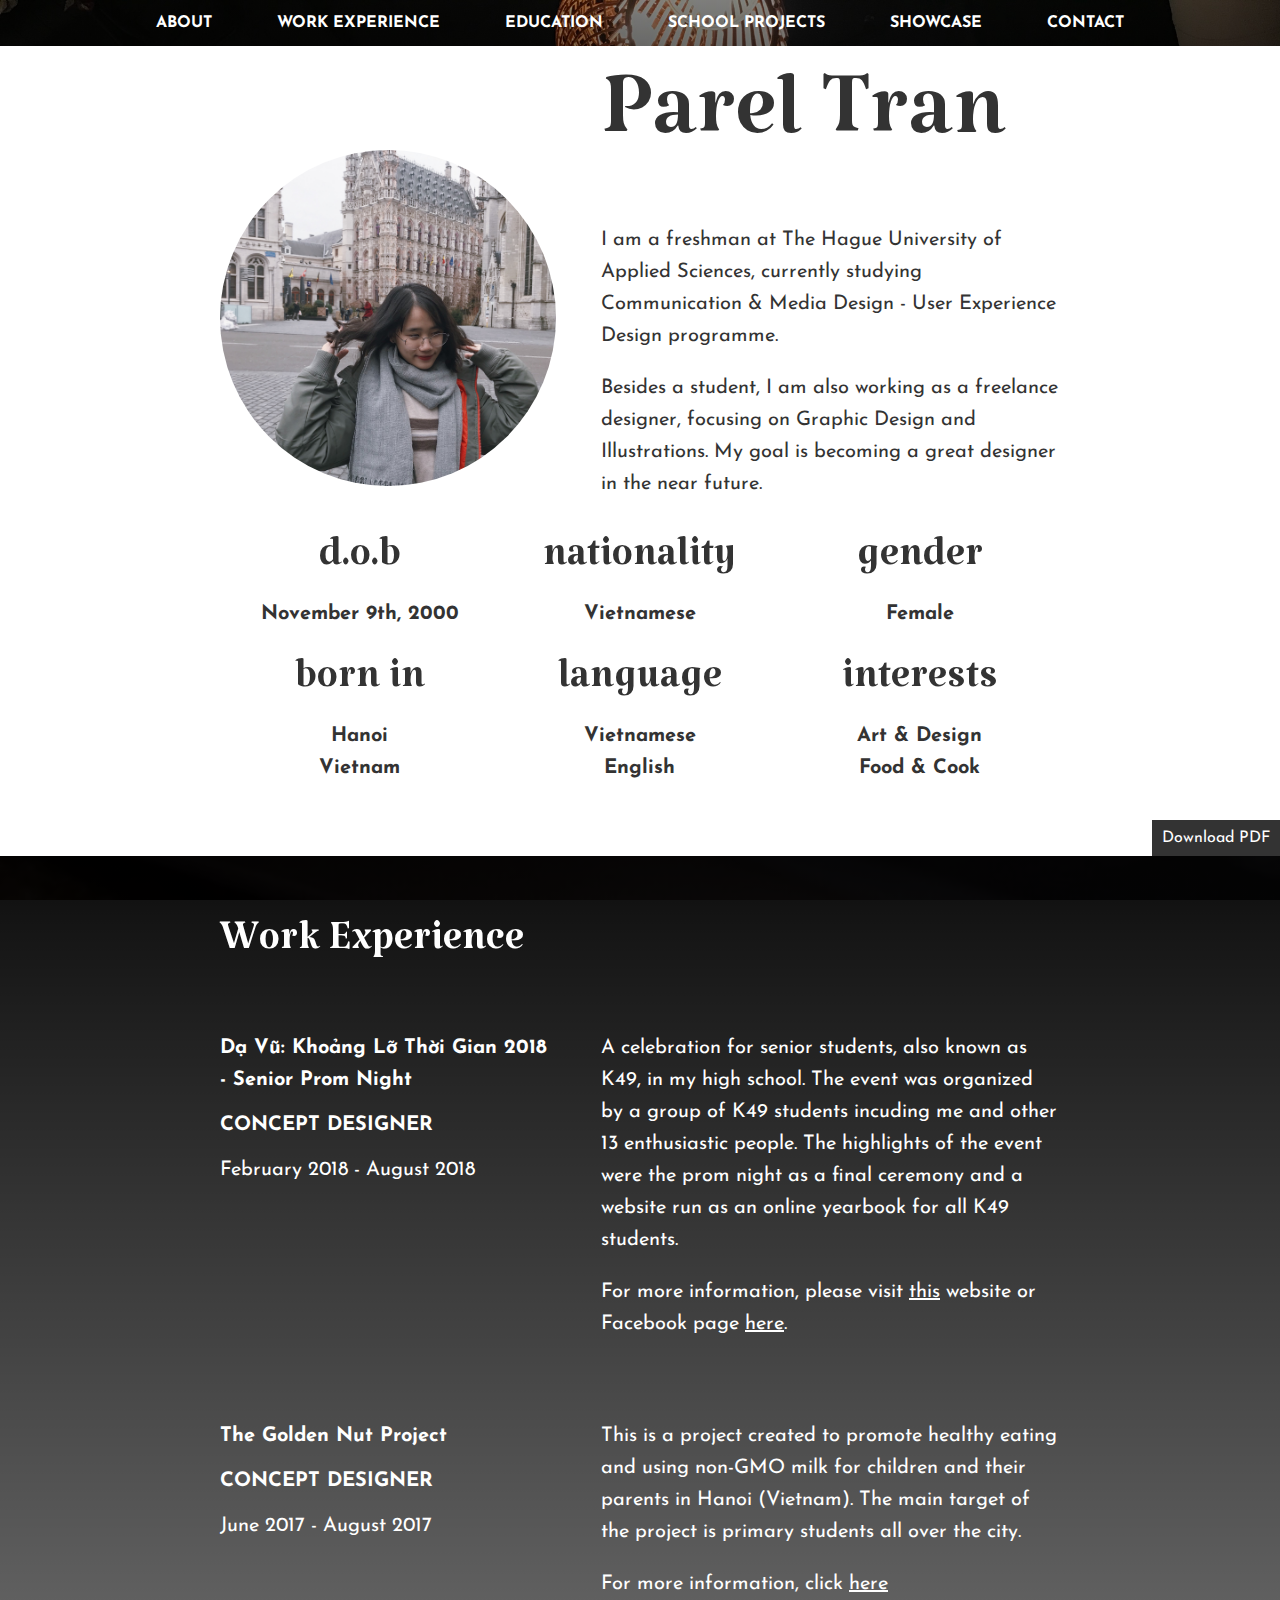
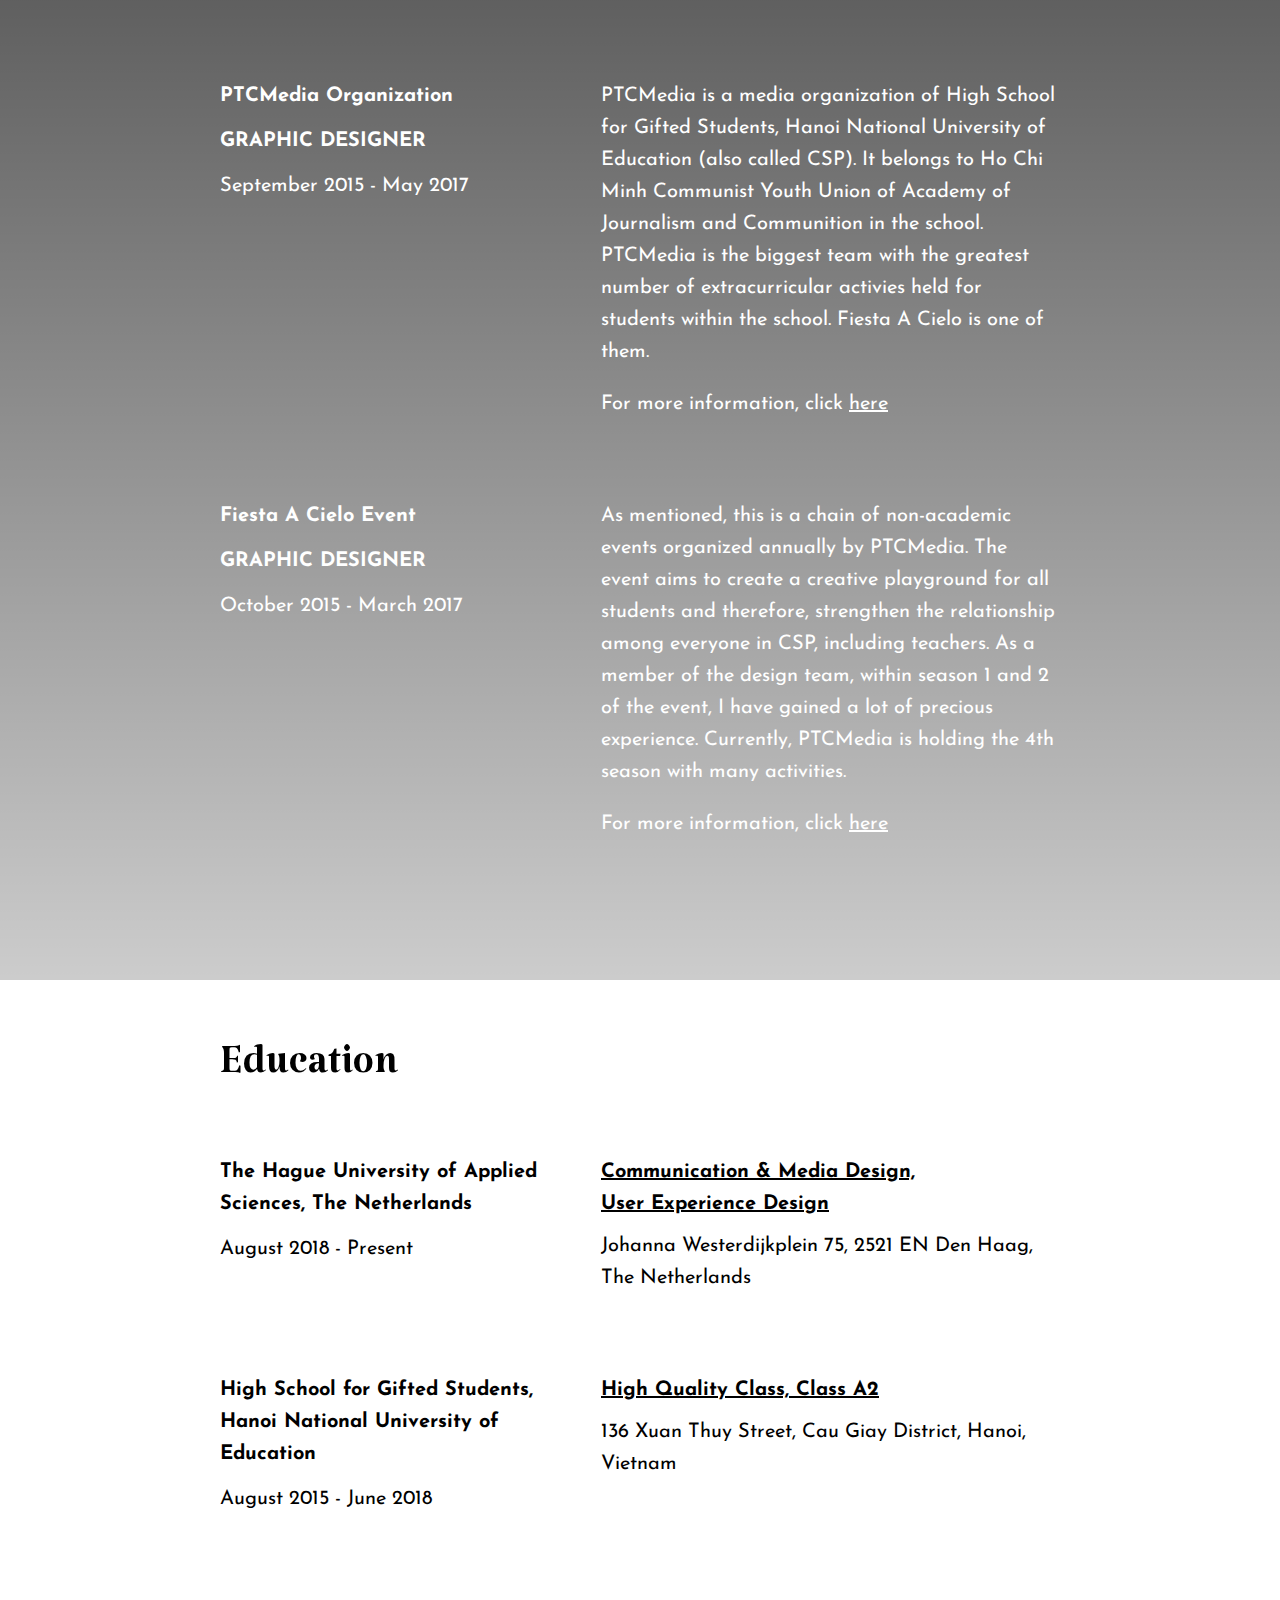
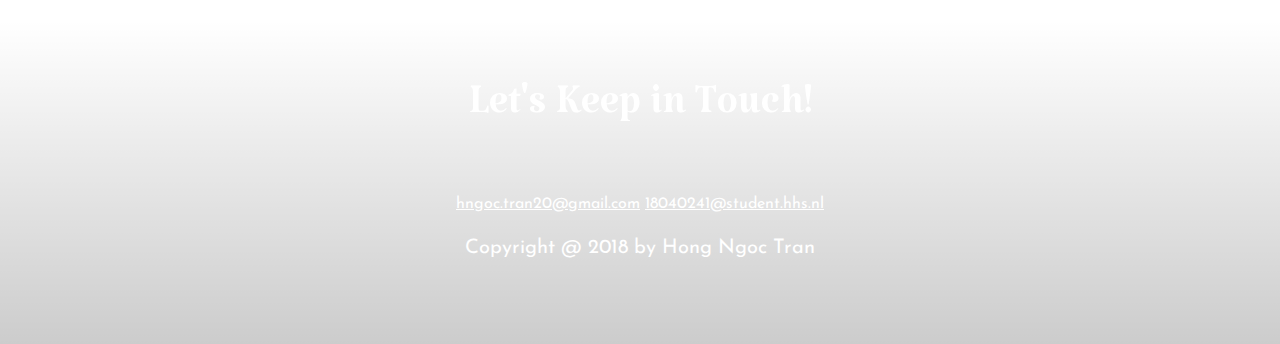
<file: css-resume/index.html>
<!DOCTYPE html>
<html lang="en">
<head>
    <meta charset="UTF-8">
    <meta name="viewport" content="width=device-width, initial-scale=1.0">
    <title>Parel Tran | Resume</title>
	<link href="https://fonts.googleapis.com/css?family=Josefin+Sans" rel="stylesheet">
	<link href="https://fonts.googleapis.com/css?family=Katibeh" rel="stylesheet">
    <link rel="stylesheet" href="css/style.css">
</head>
<body>
    <!-- // Intro -->
    <header id="about">
    	<a href="resume.pdf" class="btn download" download>Download PDF</a>
    	<nav>
    		<a href="#about">About</a>
    		<a href="#work">Work Experience</a>
    		<a href="#education">Education</a>
    		<a href="schoolproject.html">School Projects</a>
    		<a href="showcase.html">Showcase</a>
    		<a href="#contact">Contact</a>
    	</nav>
    	<div class="content-wrap">
	      	<img class="profile-img col-narrow" src="image/parel1.jpg" alt="Parel Tran">
	      	<div class="col-wide">
		        <h1>Parel Tran</h1>
		        <p>I am a freshman at The Hague University of Applied Sciences, currently studying Communication & Media Design - User Experience Design programme.</p>
		    	<p>Besides a student, I am also working as a freelance designer, focusing on Graphic Design and Illustrations. My goal is becoming a great designer in the near future.</p>
    		</div>
    		<div class="basic-infor">
    			<div class="box">
    				<h2>d.o.b</h2><h3>November 9th, 2000</h3>
    			</div>
    			<div class="box">
    				<h2>nationality</h2><h3>Vietnamese</h3>
    			</div>
    			<div class="box">
    				<h2>gender</h2><h3>Female</h3>
    			</div>
    			<div class="box">
    				<h2>born in</h2><h3>Hanoi</h3><h3>Vietnam</h3>
    			</div>
    			<div class="box">
    				<h2>language</h2><h3>Vietnamese</h3><h3>English</h3>
    			</div>
    			<div class="box">
    				<h2>interests</h2><h3>Art & Design</h3><h3>Food & Cook</h3>
    			</div>
    		</div>
    	</div>
    	
    </header>
    
    <main> 
        <!-- // Work Experience -->
        <section id="work" class="work">
        	<div class="content-wrap">
	            <h2>Work Experience</h2>
	            
	            <!--Job details -->
	            <div class="col-narrow">
		            <h3>Dạ Vũ: Khoảng Lỡ Thời Gian 2018 - Senior Prom Night</h3>
		            <pre></pre>
		            <p class="uppercase"><b>Concept Designer</b></p>
		            <pre></pre>
		            <p>February 2018 - August 2018</p>
	        	</div>
	        	<div class="col-wide job-description">
	            	<p>A celebration for senior students, also known as K49, in my high school. The event was organized by a group of K49 students incuding me and other 13 enthusiastic people. The highlights of the event were the prom night as a final ceremony and a website run as an online yearbook for all K49 students.</p>
	            	<p>For more information, please visit <a href="http://nganhangkyuck49csp.webflow.io/">this</a> website or Facebook page <a href="https://www.facebook.com/promk49csp/">here</a>.</p>
	            </div>

	            <div class="col-narrow">
		            <h3>The Golden Nut Project</h3>
		            <pre></pre>
		            <p class="uppercase"><b>Concept Designer</b></p>
		            <pre></pre>
		            <p>June 2017 - August 2017</p>
	            </div>
	            <div class="col-wide job-description">
	            	<p>This is a project created to promote healthy eating and using non-GMO milk for children and their parents in Hanoi (Vietnam). The main target of the project is primary students all over the city.</p>
	            	<p>For more information, click <a href="https://www.facebook.com/gonutsproject2017/">here</a></p>
	            </div>

	            <div class="col-narrow">
		            <h3>PTCMedia Organization</h3>
		            <pre></pre>
		            <p class="uppercase"><b>Graphic Designer</b></p>
		            <pre></pre>
		            <p>September 2015 - May 2017</p>
	            </div>
	            <div class="col-wide job-description">
	            	<p>PTCMedia is a media organization of High School for Gifted Students, Hanoi National University of Education (also called CSP). It belongs to Ho Chi Minh Communist Youth Union of Academy of Journalism and Communition in the school. PTCMedia is the biggest team with the greatest number of extracurricular activies held for students within the school. Fiesta A Cielo is one of them.</p>
	            	<p>For more information, click <a href="https://www.facebook.com/PTCMedia/">here</a></p>
	            </div>

	            <div class="col-narrow">
		            <h3>Fiesta A Cielo Event</h3>
		            <pre></pre>
		            <p class="uppercase"><b>Graphic Designer</b></p>
		            <pre></pre>
		            <p>October 2015 - March 2017</p>
	            </div>
	            <div class="col-wide job-description">
	            	<p>As mentioned, this is a chain of non-academic events organized annually by PTCMedia. The event aims to create a creative playground for all students and therefore, strengthen the relationship among everyone in CSP, including teachers. As a member of the design team, within season 1 and 2 of the event, I have gained a lot of precious experience. Currently, PTCMedia is holding the 4th season with many activities.</p>
	            	<p>For more information, click <a href="https://www.facebook.com/FiestaACieloCSP/">here</a></p>
	            </div>
			</div>
        </section>


        <!-- // Education -->
        <section id="education" class="education">
        	<div class="content-wrap">
	            <h2>Education</h2>
				<div class="col-narrow">
		            <h3>The Hague University of Applied Sciences, The Netherlands</h3>
		            <pre></pre>
		        	<p>August 2018 - Present</p>
				</div>
	            <div class="col-wide edu-description">
	            	<h3><a href="http://cmd-denhaag.nl/en/" class="link">Communication & Media Design,<br>User Experience Design</a></h3>
	            	<p>Johanna Westerdijkplein 75, 2521 EN Den Haag, The Netherlands</p>
	            </div>

				<div class="col-narrow">
		            <h3>High School for Gifted Students, Hanoi National University of Education</h3>
		            <pre></pre>
					<p>August 2015 - June 2018</p>
	        	</div>
	        	<div class="col-wide edu-description">
	        		<h3><a href="https://www.facebook.com/boysunderflowers/" class="link">High Quality Class, Class A2</a></h3>
	            	<p>136 Xuan Thuy Street, Cau Giay District, Hanoi, Vietnam</p>
	            </div>

			</div>
        </section>
    </main>
    
    <!-- // Footer & contact info -->
    <footer id="contact">
    	<div class="content-wrap">
	        <h2>Let's Keep in Touch!</h2>
	        
	        <!-- Social media and contact links. Add or remove any networks. -->
	        <div class="contact-info">
	            <a href="mailto:hngoc.tran20@gmail.com">hngoc.tran20@gmail.com</a>
	            <a href="mailto:18040241@student.hhs.nl">18040241@student.hhs.nl</a>
	        </div>

	        <p>Copyright @ 2018 by Hong Ngoc Tran</p>
    	</div>
    </footer>
</body>
</html>
</file>
<file: css-resume/css/style.css>
/* Color Palette
#2B2D42 - dark blue
#8D99AE - light blue
#EDF2F4 - blue/white
#EF233C - red
#FFC99B - peach orange
#FFF8DB - cornsilk
#B8EDD3 - magic mint
*/

/* Global styles
-----------------------*/
html {
  box-sizing: border-box;
}
*, *:before, *:after {
  box-sizing: inherit;
}

body {
	font-family: 'Josefin Sans', sans-serif;
	margin :0;
}
h3, p {
	font-size: 20px;
	line-height: 1.6;
}
h1, h2 {
	font-family: 'Katibeh', cursive;
	font-weight: 400;
}
h1 {
	font-size: 120px;
}
h2 {
	font-size: 55px;
	margin-top: 0;
	margin-bottom: 50px;
}
h3 {
	margin: 0;
}
a {
	color: white;
}
a:hover {
	text-decoration: none;
	color: #FFC99B;
}
.content-wrap {
	max-width: 960px;
	margin: 0 auto;
	padding: 60px;
	overflow: hidden;
}
.uppercase {
	text-transform: uppercase;
	font-weight: normal;
}
.btn {
	text-decoration: none;
	background: #333333;
	color: #FFFFFF;
	padding: 10px;
	display: inline-block;
}
.link {
	color: black;
}

/* Header and footer styles
-----------------------*/
header, footer {
	background: #FFFFFF;
	color: #333333;
}
/*header*/
.profile-img {
	border-radius: 50%;
	margin-top: 90px;
}
.basic-infor: :after {
	clear: both;
	display: table;
}
header {
	position: relative;
}

header h1, header h2 {
	color: #333333;
	margin: 0;
}
.download {
	position: absolute;
	bottom: 0;
	right: 0;
}


/*footer*/
footer {
	text-align: center;
	background:	linear-gradient(rgba(0, 0, 0, 0),
                rgba(0, 0, 0, 0.2)),
				url(../image/work.jpg) no-repeat fixed;
    background-size: cover;
    color: white;
}
.contact-info a {
	display: inline-block;
	margin-top: 0;
}


/*Navigation*/
nav {
	text-align: center;
	background:	linear-gradient(rgba(0, 0, 0, 0.4),
                rgba(0, 0, 0, 0.5)),
				url(../image/work.jpg) no-repeat fixed;
    background-size: cover;
    color: white;
	position: fixed;
	top: 0;
	width: 100%;
}
nav a {
	display: inline-block;
	padding: 15px 30px;
	text-decoration: none;
	text-transform: uppercase;
	font-weight: 700;
}

/* Work Experience
-----------------------*/
.work {
	background:	linear-gradient(rgba(0, 0, 0, 0.95),
                rgba(0, 0, 0, 0.2)),
				url(../image/head.jpg) no-repeat fixed;
    background-size: cover;
    color: white;
}

h3 ~ p {
	margin: 0;
}
.job-description {
	margin-bottom: 60px;
}
.job-description p:first-of-type {
	margin-top: 0;
}

/* Education
-----------------------*/
.education {
	background: white;
}
p + h3 {
	margin-top:30px;
}
.edu-description {
	margin-bottom: 80px;
}
.edu-description p:first-of-type {
	margin-top: 10px;
}

/* schoolprojects
-----------------------*/
.schoolproject {
	text-align: center;
	margin: 0 auto;
}
.activities1 {
	background:	linear-gradient(rgba(0, 0, 0, 0),
                rgba(0, 0, 0, 0.3)),
				url(../image/work.jpg) no-repeat fixed;
    background-size: cover;
    color: white;
}
.activities2 {
	text-align: center;
}
.prj-img {
	width: 60%;
	border-radius: 20%;
	display: block;
	margin: 0 auto;
}
.box-wrap {
	max-width: 1280px;
	margin: 0 auto;
	padding: 80px;
	overflow: hidden;
}
.course-tag {
	margin-top: 20px;
	margin-bottom: 0;
	text-align: center;
}
.course-content {
	margin-left: 30px;
	margin-right: 30px;
}
.infor {
	margin: 0;
}
.infor1 {
	margin-bottom: 40px;
}
.sph {
	color: white;
}


/* Showcase
-----------------------*/
.general {
	margin: 30px;
	text-align: center;
}

.dschool {
	width: 100%;
	display: block;
	margin: 0 auto;
}

.portfolio-item {
	background: black;
	display: flex;
	padding: 100px;
	background-size: cover;
}

.portfolio-item.small {
	grid-row: span 1;
	grid-column: span 1;
}

.portfolio-item.medium {
	grid-row: span 2;
	grid-column: span 2;
}

.portfolio-item.large {
	grid-row: span 3;
	grid-column: span 3;
}

.portfolio-item.tall {
	grid-row: span 3;
	grid-column: span 2;
}

.portfolio-item.wide {
	grid-row: span 2;
	grid-column: span 3;
}

.one {
	background-image: url(../image/02.jpg);
}
.two {
	background-image: url(../image/01.jpg);
}
.three {
	background-image: url(../image/09.jpg);
}
.four {
	background-image: url(../image/07.jpg);
}
.five {
	background-image: url(../image/08.jpg);
}
.six {
	background-image: url(../image/051.jpg);
}
.seven {
	background-image: url(../image/05.jpg);
}
.eight {
	background-image: url(../image/14.jpg);
}
.nine {
	background-image: url(../image/03.jpg);
}
.ten {
	background-image: url(../image/DC.png);
}
.eleven {
	background-image: url(../image/16.jpg);
}
.twelve {
	background-image: url(../image/19.jpg);
}
.thirteen {
	background-image: url(../image/18.jpg);
}
.fourteen {
	background-image: url(../image/13.jpg);
}
/* Media Queries
-----------------------*/

@media (min-width: 980px) {
	.col-narrow {
		width: 40%;
		float: left;
	}
	.col-wide {
		width:60%;
		float: left;
		padding-left: 45px;
	}
	.box {
	  float: left;
	  text-align: center;
	  width: 33.33%;
	  padding: 12px;
	}
	.boxed {
		width: auto;
		padding: 40px;
	}
	.boxx {
	  float: left;
	  text-align: center;
	  width: 33.33%;
	}
	.portfolio {
		display: grid;
		height: 100%;
		grid-template-rows: repeat(14, 1fr);
		grid-template-columns: repeat(5, 1fr);
		grid-gap: 20px;
		max-width: 96%;
		margin: 0 auto;
	}
}

@media (max-width: 1009px) {
	header {
		text-align: center;
	}
	.profile-img {
		width: 40%;
	}
}
</file>
